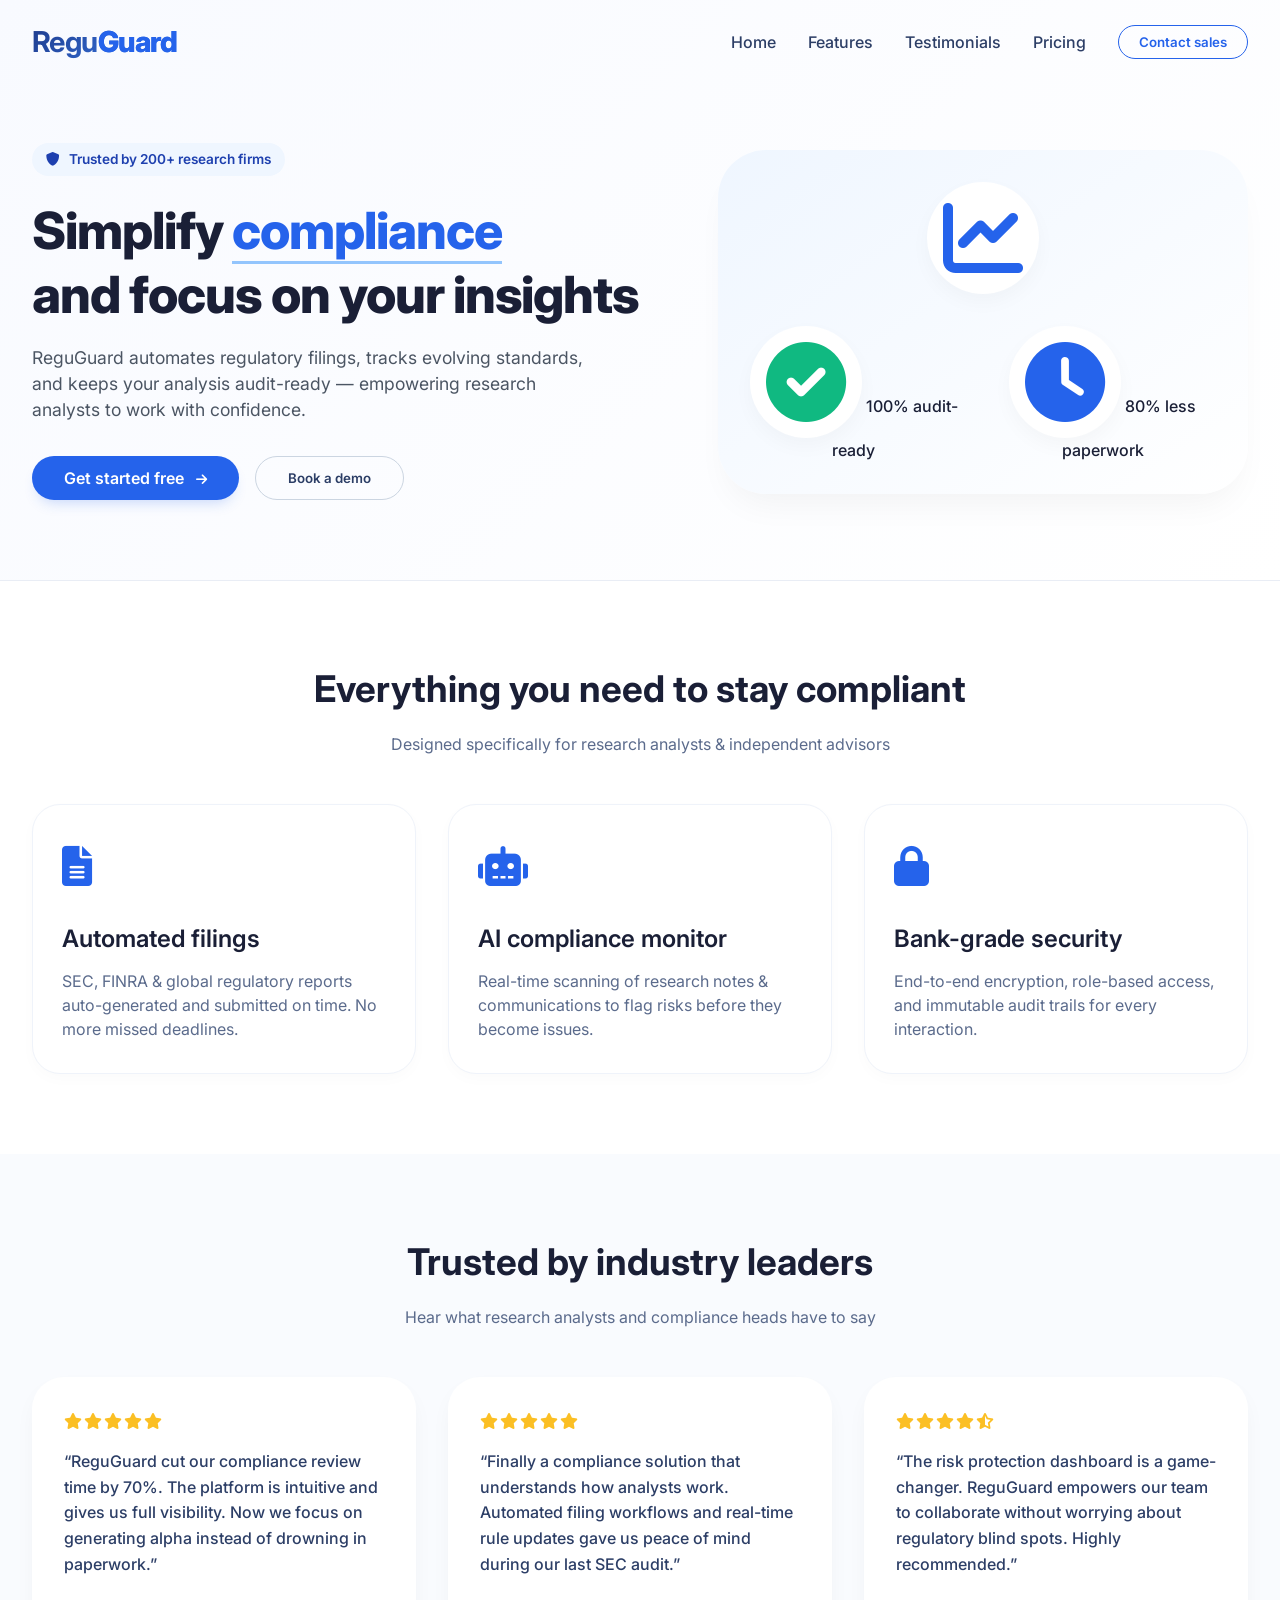
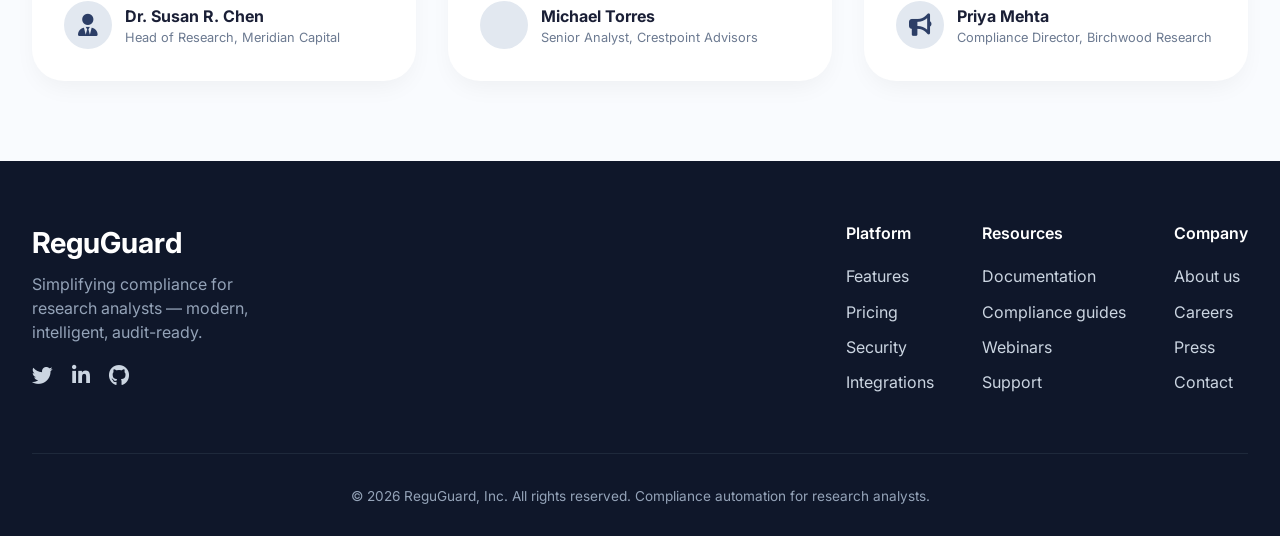
<file: Task2/index.html>
<!doctype html>
<html lang="en">
  <head>
    <meta charset="UTF-8" />
    <meta
      name="viewport"
      content="width=device-width, initial-scale=1.0, viewport-fit=cover"
    />
    <title>ReguGuard | Smart Compliance for Research Analysts</title>
    <!-- Google Fonts + Font Awesome 6 (Free CDN) -->
    <link
      href="https://fonts.googleapis.com/css2?family=Inter:opsz,wght@14..32,300;14..32,400;14..32,500;14..32,600;14..32,700&display=swap"
      rel="stylesheet"
    />
    <link
      rel="stylesheet"
      href="https://cdnjs.cloudflare.com/ajax/libs/font-awesome/6.0.0-beta3/css/all.min.css"
    />
    <style>
      * {
        margin: 0;
        padding: 0;
        box-sizing: border-box;
      }

      body {
        font-family: "Inter", sans-serif;
        background-color: #ffffff;
        color: #1a1f36;
        line-height: 1.5;
        scroll-behavior: smooth;
      }

      /* container utility */
      .container {
        max-width: 1280px;
        margin: 0 auto;
        padding: 0 32px;
      }

      /* ========== HEADER SECTION (navbar + hero) ========== */
      .site-header {
        background: linear-gradient(135deg, #f8faff 0%, #ffffff 100%);
        border-bottom: 1px solid #e9edf5;
      }

      /* navbar - flexbox layout */
      .navbar {
        display: flex;
        justify-content: space-between;
        align-items: center;
        padding: 20px 0;
        flex-wrap: wrap;
        gap: 20px;
      }

      .logo {
        font-size: 1.8rem;
        font-weight: 700;
        letter-spacing: -0.02em;
        background: linear-gradient(135deg, #1e3a8a, #3b82f6);
        -webkit-background-clip: text;
        background-clip: text;
        color: transparent;
      }
      .logo span {
        font-weight: 800;
        background: none;
        -webkit-background-clip: unset;
        background-clip: unset;
        color: #2563eb;
      }

      .nav-links {
        display: flex;
        gap: 2rem;
        align-items: center;
        flex-wrap: wrap;
      }

      .nav-links a {
        text-decoration: none;
        font-weight: 500;
        color: #2c3e66;
        transition: color 0.2s ease;
      }

      .nav-links a:hover {
        color: #2563eb;
      }

      .btn-outline {
        border: 1.5px solid #2563eb;
        background: transparent;
        padding: 8px 20px;
        border-radius: 40px;
        font-weight: 600;
        color: #2563eb;
        transition: all 0.2s;
        cursor: pointer;
      }

      .btn-outline:hover {
        background: #2563eb;
        color: white;
      }

      /* Hero section (inside header but distinct) */
      .hero {
        display: flex;
        align-items: center;
        gap: 4rem;
        padding: 60px 0 80px 0;
        flex-wrap: wrap;
      }

      .hero-content {
        flex: 1.2;
      }

      .hero-badge {
        display: inline-block;
        background: #eff6ff;
        color: #1e40af;
        padding: 6px 14px;
        border-radius: 30px;
        font-size: 0.85rem;
        font-weight: 600;
        margin-bottom: 1.5rem;
      }

      .hero-content h1 {
        font-size: 3.2rem;
        font-weight: 800;
        line-height: 1.2;
        letter-spacing: -0.02em;
        margin-bottom: 1.2rem;
      }

      .hero-highlight {
        color: #2563eb;
        border-bottom: 3px solid #93c5fd;
        display: inline-block;
      }

      .hero-description {
        font-size: 1.1rem;
        color: #4b5563;
        margin-bottom: 2rem;
        max-width: 90%;
      }

      .hero-buttons {
        display: flex;
        gap: 1rem;
        flex-wrap: wrap;
      }

      .btn-primary {
        background: #2563eb;
        color: white;
        border: none;
        padding: 12px 32px;
        border-radius: 40px;
        font-weight: 600;
        font-size: 1rem;
        cursor: pointer;
        transition: all 0.2s;
        box-shadow: 0 8px 14px -6px rgba(37, 99, 235, 0.25);
      }

      .btn-primary:hover {
        background: #1d4ed8;
        transform: translateY(-2px);
      }

      .btn-secondary {
        background: transparent;
        border: 1.5px solid #cbd5e1;
        padding: 12px 32px;
        border-radius: 40px;
        font-weight: 600;
        color: #2c3e66;
        cursor: pointer;
        transition: all 0.2s;
      }

      .btn-secondary:hover {
        border-color: #2563eb;
        background: #f8fafe;
      }

      .hero-visual {
        flex: 0.9;
        background: linear-gradient(145deg, #eff6ff, #ffffff);
        border-radius: 48px;
        padding: 2rem;
        text-align: center;
        box-shadow: 0 20px 35px -12px rgba(0, 0, 0, 0.05);
      }

      .hero-visual i {
        font-size: 5rem;
        color: #2563eb;
        background: white;
        padding: 1rem;
        border-radius: 60px;
        box-shadow: 0 8px 20px rgba(0, 0, 0, 0.03);
      }

      .hero-stats {
        display: flex;
        justify-content: center;
        gap: 2rem;
        margin-top: 2rem;
        font-weight: 500;
      }

      /* ========== FEATURE HIGHLIGHTS (grid layout) ========== */
      .features-section {
        padding: 80px 0;
        background: #ffffff;
      }

      .section-header {
        text-align: center;
        margin-bottom: 3rem;
      }

      .section-header h2 {
        font-size: 2.3rem;
        font-weight: 700;
        margin-bottom: 1rem;
      }

      .section-header p {
        color: #5b6b8c;
        max-width: 600px;
        margin: 0 auto;
      }

      .features-grid {
        display: grid;
        grid-template-columns: repeat(auto-fit, minmax(280px, 1fr));
        gap: 2rem;
      }

      .feature-card {
        background: #ffffff;
        padding: 2rem 1.8rem;
        border-radius: 28px;
        border: 1px solid #eff3fa;
        transition: all 0.25s ease;
        box-shadow: 0 5px 15px rgba(0, 0, 0, 0.02);
      }

      .feature-card:hover {
        transform: translateY(-6px);
        border-color: #c7dfff;
        box-shadow: 0 20px 30px -12px rgba(37, 99, 235, 0.12);
      }

      .feature-icon {
        font-size: 2.5rem;
        color: #2563eb;
        margin-bottom: 1.5rem;
      }

      .feature-card h3 {
        font-size: 1.5rem;
        font-weight: 600;
        margin-bottom: 0.75rem;
      }

      .feature-card p {
        color: #5b6b8c;
      }

      /* ========== TESTIMONIALS SECTION (grid/flex mix) ========== */
      .testimonials-section {
        background: #f9fbfe;
        padding: 80px 0;
      }

      .testimonials-grid {
        display: grid;
        grid-template-columns: repeat(auto-fit, minmax(300px, 1fr));
        gap: 2rem;
      }

      .testimonial-card {
        background: white;
        padding: 2rem;
        border-radius: 32px;
        box-shadow: 0 10px 25px -5px rgba(0, 0, 0, 0.05);
        transition: all 0.2s;
      }

      .testimonial-card:hover {
        box-shadow: 0 20px 30px -12px rgba(0, 0, 0, 0.1);
      }

      .stars {
        color: #fbbf24;
        margin-bottom: 1rem;
        letter-spacing: 2px;
      }

      .quote {
        font-size: 1rem;
        line-height: 1.6;
        color: #2c3e66;
        margin-bottom: 1.5rem;
        font-style: normal;
        font-weight: 500;
      }

      .testimonial-author {
        display: flex;
        align-items: center;
        gap: 0.8rem;
      }

      .author-avatar {
        width: 48px;
        height: 48px;
        background: #e2e8f0;
        border-radius: 50%;
        display: flex;
        align-items: center;
        justify-content: center;
        color: #2c3e66;
        font-size: 1.4rem;
      }

      .author-info h4 {
        font-weight: 700;
        font-size: 1rem;
      }

      .author-info p {
        font-size: 0.8rem;
        color: #6c7a91;
      }

      /* ========== FOOTER SECTION ========== */
      .site-footer {
        background: #0f172a;
        color: #e2e8f0;
        padding: 60px 0 30px;
      }

      .footer-grid {
        display: flex;
        flex-wrap: wrap;
        justify-content: space-between;
        gap: 2.5rem;
        margin-bottom: 3rem;
      }

      .footer-brand {
        flex: 1.5;
        min-width: 200px;
      }

      .footer-brand h3 {
        font-size: 1.8rem;
        color: white;
        margin-bottom: 0.5rem;
      }

      .footer-brand p {
        color: #94a3b8;
        max-width: 260px;
      }

      .footer-links {
        display: flex;
        flex-wrap: wrap;
        gap: 3rem;
        flex: 2;
        justify-content: flex-end;
      }

      .links-column h4 {
        color: white;
        margin-bottom: 1.2rem;
        font-weight: 600;
      }

      .links-column a {
        display: block;
        color: #cbd5e1;
        text-decoration: none;
        margin-bottom: 0.7rem;
        transition: color 0.2s;
      }

      .links-column a:hover {
        color: #60a5fa;
      }

      .social-icons {
        display: flex;
        gap: 1.2rem;
        margin-top: 1rem;
      }

      .social-icons a {
        color: #cbd5e1;
        font-size: 1.3rem;
        transition: 0.2s;
      }

      .social-icons a:hover {
        color: white;
        transform: scale(1.05);
      }

      .footer-bottom {
        text-align: center;
        padding-top: 2rem;
        border-top: 1px solid #1e293b;
        font-size: 0.85rem;
        color: #94a3b8;
      }

      /* ========== RESPONSIVE ========== */
      @media (max-width: 1024px) {
        .container {
          padding: 0 24px;
        }
        .hero-content h1 {
          font-size: 2.8rem;
        }
        .hero-description {
          max-width: 100%;
        }
      }

      @media (max-width: 768px) {
        .navbar {
          flex-direction: column;
          align-items: flex-start;
        }
        .nav-links {
          width: 100%;
          justify-content: space-between;
          gap: 1rem;
          flex-wrap: wrap;
        }
        .hero {
          flex-direction: column;
          text-align: center;
          gap: 2rem;
          padding: 40px 0 60px;
        }
        .hero-content h1 {
          font-size: 2.2rem;
        }
        .hero-description {
          margin-left: auto;
          margin-right: auto;
        }
        .hero-buttons {
          justify-content: center;
        }
        .hero-visual {
          width: 100%;
        }
        .section-header h2 {
          font-size: 1.9rem;
        }
        .features-grid,
        .testimonials-grid {
          gap: 1.5rem;
        }
        .footer-grid {
          flex-direction: column;
        }
        .footer-links {
          justify-content: flex-start;
        }
      }

      @media (max-width: 480px) {
        .container {
          padding: 0 20px;
        }
        .hero-content h1 {
          font-size: 1.9rem;
        }
        .btn-primary,
        .btn-secondary {
          padding: 10px 24px;
          font-size: 0.9rem;
        }
        .feature-card {
          padding: 1.5rem;
        }
        .testimonial-card {
          padding: 1.5rem;
        }
      }

      /* ensures smooth interactions */
      button {
        font-family: inherit;
        cursor: pointer;
      }
      a {
        text-decoration: none;
      }
    </style>
  </head>
  <body>
    <!-- ========== HEADER SECTION (navigation + hero) ========== -->
    <header class="site-header">
      <div class="container">
        <!-- navigation (flexbox) -->
        <div class="navbar">
          <div class="logo">Regu<span>Guard</span></div>
          <div class="nav-links">
            <a href="#">Home</a>
            <a href="#">Features</a>
            <a href="#">Testimonials</a>
            <a href="#">Pricing</a>
            <button class="btn-outline">Contact sales</button>
          </div>
        </div>

        <!-- hero area (still part of header) -->
        <div class="hero">
          <div class="hero-content">
            <span class="hero-badge"
              ><i class="fas fa-shield-alt" style="margin-right: 6px"></i>
              Trusted by 200+ research firms</span
            >
            <h1>
              Simplify <span class="hero-highlight">compliance</span><br />
              and focus on your insights
            </h1>
            <p class="hero-description">
              ReguGuard automates regulatory filings, tracks evolving standards,
              and keeps your analysis audit-ready — empowering research analysts
              to work with confidence.
            </p>
            <div class="hero-buttons">
              <button class="btn-primary">
                Get started free
                <i
                  class="fas fa-arrow-right"
                  style="margin-left: 8px; font-size: 0.8rem"
                ></i>
              </button>
              <button class="btn-secondary">Book a demo</button>
            </div>
          </div>
          <div class="hero-visual">
            <i class="fas fa-chart-line"></i>
            <div class="hero-stats">
              <div>
                <i class="fas fa-check-circle" style="color: #10b981"></i> 100%
                audit-ready
              </div>
              <div>
                <i class="fas fa-clock" style="color: #2563eb"></i> 80% less
                paperwork
              </div>
            </div>
          </div>
        </div>
      </div>
    </header>

    <!-- ========== FEATURE HIGHLIGHTS SECTION (CSS GRID) ========== -->
    <section class="features-section">
      <div class="container">
        <div class="section-header">
          <h2>Everything you need to stay compliant</h2>
          <p>
            Designed specifically for research analysts & independent advisors
          </p>
        </div>
        <div class="features-grid">
          <div class="feature-card">
            <div class="feature-icon"><i class="fas fa-file-alt"></i></div>
            <h3>Automated filings</h3>
            <p>
              SEC, FINRA & global regulatory reports auto-generated and
              submitted on time. No more missed deadlines.
            </p>
          </div>
          <div class="feature-card">
            <div class="feature-icon"><i class="fas fa-robot"></i></div>
            <h3>AI compliance monitor</h3>
            <p>
              Real-time scanning of research notes & communications to flag
              risks before they become issues.
            </p>
          </div>
          <div class="feature-card">
            <div class="feature-icon"><i class="fas fa-lock"></i></div>
            <h3>Bank-grade security</h3>
            <p>
              End-to-end encryption, role-based access, and immutable audit
              trails for every interaction.
            </p>
          </div>
        </div>
      </div>
    </section>

    <!-- ========== TESTIMONIALS SECTION (CSS GRID + flex inner) ========== -->
    <section class="testimonials-section">
      <div class="container">
        <div class="section-header">
          <h2>Trusted by industry leaders</h2>
          <p>Hear what research analysts and compliance heads have to say</p>
        </div>
        <div class="testimonials-grid">
          <div class="testimonial-card">
            <div class="stars">
              <i class="fas fa-star"></i><i class="fas fa-star"></i
              ><i class="fas fa-star"></i><i class="fas fa-star"></i
              ><i class="fas fa-star"></i>
            </div>
            <p class="quote">
              “ReguGuard cut our compliance review time by 70%. The platform is
              intuitive and gives us full visibility. Now we focus on generating
              alpha instead of drowning in paperwork.”
            </p>
            <div class="testimonial-author">
              <div class="author-avatar"><i class="fas fa-user-tie"></i></div>
              <div class="author-info">
                <h4>Dr. Susan R. Chen</h4>
                <p>Head of Research, Meridian Capital</p>
              </div>
            </div>
          </div>
          <div class="testimonial-card">
            <div class="stars">
              <i class="fas fa-star"></i><i class="fas fa-star"></i
              ><i class="fas fa-star"></i><i class="fas fa-star"></i
              ><i class="fas fa-star"></i>
            </div>
            <p class="quote">
              “Finally a compliance solution that understands how analysts work.
              Automated filing workflows and real-time rule updates gave us
              peace of mind during our last SEC audit.”
            </p>
            <div class="testimonial-author">
              <div class="author-avatar">
                <i class="fas fa-chart-simple"></i>
              </div>
              <div class="author-info">
                <h4>Michael Torres</h4>
                <p>Senior Analyst, Crestpoint Advisors</p>
              </div>
            </div>
          </div>
          <div class="testimonial-card">
            <div class="stars">
              <i class="fas fa-star"></i><i class="fas fa-star"></i
              ><i class="fas fa-star"></i><i class="fas fa-star"></i
              ><i class="fas fa-star-half-alt"></i>
            </div>
            <p class="quote">
              “The risk protection dashboard is a game-changer. ReguGuard
              empowers our team to collaborate without worrying about regulatory
              blind spots. Highly recommended.”
            </p>
            <div class="testimonial-author">
              <div class="author-avatar"><i class="fas fa-bullhorn"></i></div>
              <div class="author-info">
                <h4>Priya Mehta</h4>
                <p>Compliance Director, Birchwood Research</p>
              </div>
            </div>
          </div>
        </div>
      </div>
    </section>

    <!-- ========== FOOTER SECTION ========== -->
    <footer class="site-footer">
      <div class="container">
        <div class="footer-grid">
          <div class="footer-brand">
            <h3>ReguGuard</h3>
            <p>
              Simplifying compliance for research analysts — modern,
              intelligent, audit-ready.
            </p>
            <div class="social-icons">
              <a href="#" aria-label="Twitter"
                ><i class="fab fa-twitter"></i
              ></a>
              <a href="#" aria-label="LinkedIn"
                ><i class="fab fa-linkedin-in"></i
              ></a>
              <a href="#" aria-label="GitHub"><i class="fab fa-github"></i></a>
            </div>
          </div>
          <div class="footer-links">
            <div class="links-column">
              <h4>Platform</h4>
              <a href="#">Features</a>
              <a href="#">Pricing</a>
              <a href="#">Security</a>
              <a href="#">Integrations</a>
            </div>
            <div class="links-column">
              <h4>Resources</h4>
              <a href="#">Documentation</a>
              <a href="#">Compliance guides</a>
              <a href="#">Webinars</a>
              <a href="#">Support</a>
            </div>
            <div class="links-column">
              <h4>Company</h4>
              <a href="#">About us</a>
              <a href="#">Careers</a>
              <a href="#">Press</a>
              <a href="#">Contact</a>
            </div>
          </div>
        </div>
        <div class="footer-bottom">
          <p>
            &copy; 2026 ReguGuard, Inc. All rights reserved. Compliance
            automation for research analysts.
          </p>
        </div>
      </div>
    </footer>
  </body>
</html>
</file>
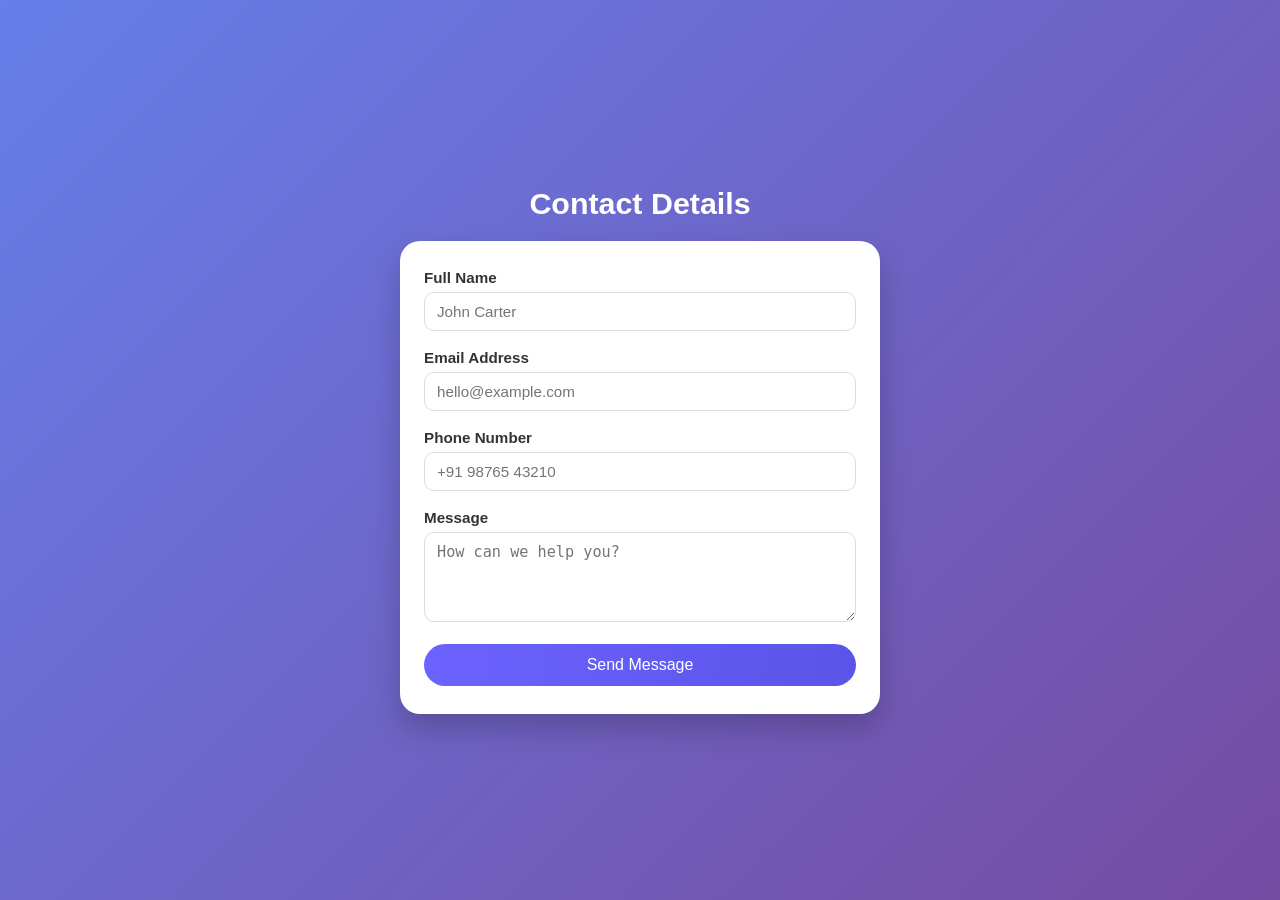
<file: Task4/index.html>
<!doctype html>
<html lang="en">
  <head>
    <meta charset="UTF-8" />
    <meta name="viewport" content="width=device-width, initial-scale=1.0" />
    <title>Contact Form | Get in Touch</title>

    <style>
      * {
        margin: 0;
        padding: 0;
        box-sizing: border-box;
      }

      body {
        font-family: Arial, Helvetica, sans-serif;
        background: linear-gradient(135deg, #667eea, #764ba2);
        min-height: 100vh;
        display: flex;
        justify-content: center;
        align-items: center;
        padding: 20px;
      }

      /* Wrapper for better control */
      .container {
        width: 100%;
        max-width: 480px; /* 🔥 Reduced width for better proportion */
      }

      h1 {
        color: white;
        text-align: center;
        margin-bottom: 20px;
        font-size: 1.9rem;
      }

      form {
        background: white;
        border-radius: 20px; /* 🔥 reduced from 32px */
        padding: 28px 24px; /* 🔥 reduced padding */
        box-shadow: 0 15px 30px rgba(0, 0, 0, 0.2);
      }

      .form-group {
        margin-bottom: 18px; /* 🔥 tighter spacing */
      }

      label {
        display: block;
        font-weight: 600;
        margin-bottom: 6px;
        font-size: 0.95rem;
        color: #333;
      }

      input,
      textarea {
        width: 100%;
        padding: 10px 12px; /* 🔥 reduced height */
        font-size: 0.95rem;
        border: 1.5px solid #ddd;
        border-radius: 10px; /* 🔥 reduced */
        transition: 0.2s;
      }

      input:focus,
      textarea:focus {
        outline: none;
        border-color: #6c63ff;
        box-shadow: 0 0 0 2px rgba(108, 99, 255, 0.2);
      }

      textarea {
        resize: vertical;
        min-height: 90px; /* 🔥 reduced height */
      }

      button {
        width: 100%;
        padding: 12px;
        font-size: 1rem;
        border: none;
        border-radius: 25px;
        background: linear-gradient(95deg, #6c63ff, #5a54e8);
        color: white;
        cursor: pointer;
        transition: 0.3s;
      }

      button:hover {
        transform: translateY(-1px);
        box-shadow: 0 5px 15px rgba(0, 0, 0, 0.2);
      }

      /* Responsive */
      @media (max-width: 500px) {
        .container {
          max-width: 100%;
        }

        form {
          padding: 20px;
        }
      }
    </style>
  </head>

  <body>
    <div class="container">
      <h1>Contact Details</h1>

      <form onsubmit="return validateForm();" novalidate>
        <div class="form-group">
          <label for="name">Full Name</label>
          <input type="text" id="name" placeholder="John Carter" />
        </div>

        <div class="form-group">
          <label for="email">Email Address</label>
          <input type="email" id="email" placeholder="hello@example.com" />
        </div>

        <div class="form-group">
          <label for="phone">Phone Number</label>
          <input type="tel" id="phone" placeholder="+91 98765 43210" />
        </div>

        <div class="form-group">
          <label for="msg">Message</label>
          <textarea id="msg" placeholder="How can we help you?"></textarea>
        </div>

        <button type="submit">Send Message</button>
      </form>
    </div>

    <script>
      function validateForm() {
        let name = document.getElementById("name").value.trim();
        let email = document.getElementById("email").value.trim();
        let phone = document.getElementById("phone").value.trim();
        let msg = document.getElementById("msg").value.trim();

        let emailPattern = /^[^\s@]+@([^\s@]+\.)+[a-zA-Z]{2,}$/;

        if (!name) {
          alert("Enter your full name");
          return false;
        }

        if (!email || !emailPattern.test(email)) {
          alert("Enter valid email");
          return false;
        }

        if (!phone) {
          alert("Enter phone number");
          return false;
        }

        if (!msg) {
          alert("Enter message");
          return false;
        }

        alert("Form submitted successfully!");
        return true;
      }
    </script>
  </body>
</html>
</file>
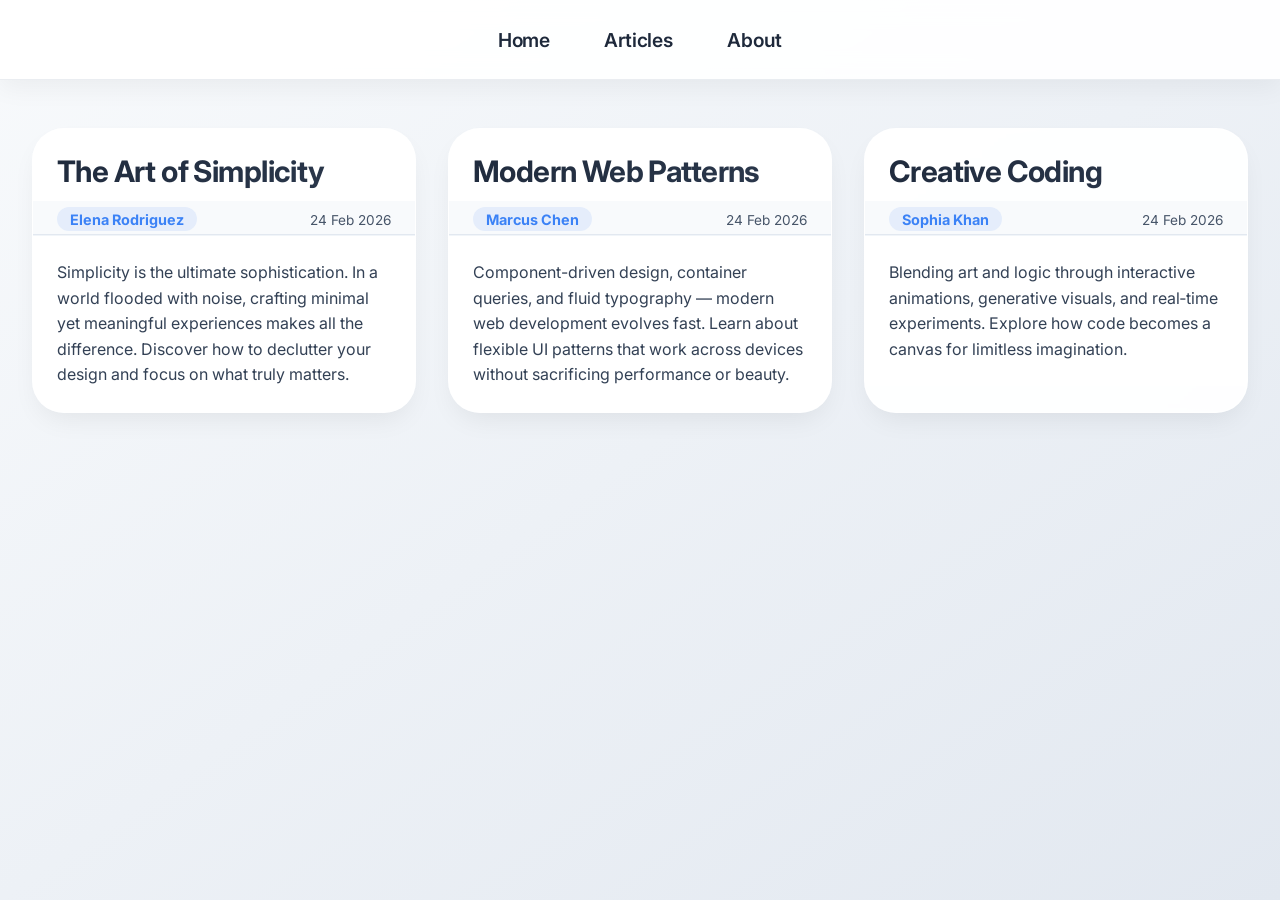
<file: Task5/index.html>
<!doctype html>
<html lang="en">
  <head>
    <meta charset="UTF-8" />
    <meta
      name="viewport"
      content="width=device-width, initial-scale=1.0, viewport-fit=cover"
    />
    <title>Blog | Modern Articles</title>
    <link
      href="https://fonts.googleapis.com/css2?family=Inter:opsz,wght@14..32,300;14..32,400;14..32,600;14..32,700;14..32,800&display=swap"
      rel="stylesheet"
    />
    <style>
      * {
        margin: 0;
        padding: 0;
        box-sizing: border-box;
      }

      body {
        font-family: "Inter", sans-serif;
        background: linear-gradient(145deg, #f8fafc 0%, #e2e8f0 100%);
        min-height: 100vh;
        color: #0f172a;
      }

      /* modern navigation */
      #nav {
        background: rgba(255, 255, 255, 0.92);
        backdrop-filter: blur(12px);
        box-shadow: 0 8px 24px rgba(0, 0, 0, 0.05);
        height: 80px;
        display: flex;
        align-items: center;
        justify-content: center;
        gap: 3rem;
        position: sticky;
        top: 0;
        z-index: 100;
        border-bottom: 1px solid rgba(148, 163, 184, 0.2);
      }

      #nav a {
        font-size: 1.2rem;
        font-weight: 600;
        text-decoration: none;
        color: #1e293b;
        padding: 0.5rem 0.2rem;
        transition: all 0.2s ease;
        letter-spacing: -0.2px;
        position: relative;
      }

      #nav a::after {
        content: "";
        position: absolute;
        bottom: -4px;
        left: 0;
        width: 0;
        height: 2.5px;
        background: linear-gradient(90deg, #3b82f6, #8b5cf6);
        transition: width 0.25s ease;
        border-radius: 2px;
      }

      #nav a:hover {
        color: #0f172a;
      }

      #nav a:hover::after {
        width: 100%;
      }

      /* responsive container */
      #container {
        max-width: 1280px;
        margin: 0 auto;
        padding: 3rem 2rem;
        display: grid;
        grid-template-columns: repeat(auto-fill, minmax(340px, 1fr));
        gap: 2rem;
      }

      /* modern card design */
      .post {
        background: rgba(255, 255, 255, 0.95);
        backdrop-filter: blur(2px);
        border-radius: 2rem;
        overflow: hidden;
        transition: all 0.35s cubic-bezier(0.2, 0, 0, 1);
        border: 1px solid rgba(255, 255, 255, 0.5);
        box-shadow: 0 12px 28px -8px rgba(0, 0, 0, 0.08);
      }

      .post:hover {
        transform: translateY(-8px);
        box-shadow: 0 24px 40px -12px rgba(0, 0, 0, 0.2);
        border-color: rgba(59, 130, 246, 0.3);
        background: white;
      }

      .post h3 {
        font-size: 1.85rem;
        font-weight: 700;
        letter-spacing: -0.02em;
        padding: 1.5rem 1.5rem 0.75rem 1.5rem;
        background: linear-gradient(135deg, #1e293b, #2d3a4e);
        background-clip: text;
        -webkit-background-clip: text;
        color: transparent;
        margin: 0;
      }

      .post div {
        display: flex;
        justify-content: space-between;
        align-items: baseline;
        padding: 0.4rem 1.5rem 0.2rem 1.5rem;
        background: rgba(241, 245, 249, 0.5);
        border-bottom: 1px solid #e2e8f0;
        font-size: 0.9rem;
      }

      .post div b {
        font-weight: 700;
        color: #3b82f6;
        background: rgba(59, 130, 246, 0.1);
        padding: 0.2rem 0.8rem;
        border-radius: 30px;
      }

      .post div i {
        color: #475569;
        font-style: normal;
        font-size: 0.85rem;
      }

      .post p {
        padding: 1.5rem;
        line-height: 1.6;
        color: #334155;
        font-weight: 400;
        background: #ffffff;
        margin: 0;
        border-top: 1px solid #f1f5f9;
      }

      /* responsiveness */
      @media (max-width: 780px) {
        #container {
          padding: 2rem 1.5rem;
          gap: 1.5rem;
          grid-template-columns: repeat(auto-fill, minmax(300px, 1fr));
        }
        .post h3 {
          font-size: 1.6rem;
          padding: 1.2rem 1.2rem 0.5rem 1.2rem;
        }
        .post div {
          padding: 0.2rem 1.2rem;
        }
        .post p {
          padding: 1.2rem;
        }
      }

      @media (max-width: 640px) {
        #nav {
          gap: 1.8rem;
          height: 70px;
        }
        #nav a {
          font-size: 1rem;
        }
        #container {
          grid-template-columns: 1fr;
          padding: 1.5rem;
        }
        .post {
          max-width: 100%;
        }
        .post h3 {
          font-size: 1.5rem;
        }
      }

      @media (max-width: 480px) {
        body {
          background: linear-gradient(145deg, #f1f5f9, #e2e8f0);
        }
        #nav {
          gap: 1rem;
          padding: 0 1rem;
        }
        .post div b,
        .post div i {
          font-size: 0.8rem;
        }
      }
    </style>
  </head>
  <body>
    <div id="nav">
      <a href="#">Home</a>
      <a href="#">Articles</a>
      <a href="#">About</a>
    </div>

    <div id="container">
      <div class="post">
        <h3>The Art of Simplicity</h3>
        <div>
          <b>Elena Rodriguez</b>
          <i>24 Feb 2026</i>
        </div>
        <p>
          Simplicity is the ultimate sophistication. In a world flooded with
          noise, crafting minimal yet meaningful experiences makes all the
          difference. Discover how to declutter your design and focus on what
          truly matters.
        </p>
      </div>
      <div class="post">
        <h3>Modern Web Patterns</h3>
        <div>
          <b>Marcus Chen</b>
          <i>24 Feb 2026</i>
        </div>
        <p>
          Component-driven design, container queries, and fluid typography —
          modern web development evolves fast. Learn about flexible UI patterns
          that work across devices without sacrificing performance or beauty.
        </p>
      </div>
      <div class="post">
        <h3>Creative Coding</h3>
        <div>
          <b>Sophia Khan</b>
          <i>24 Feb 2026</i>
        </div>
        <p>
          Blending art and logic through interactive animations, generative
          visuals, and real‑time experiments. Explore how code becomes a canvas
          for limitless imagination.
        </p>
      </div>
    </div>
  </body>
</html>
</file>
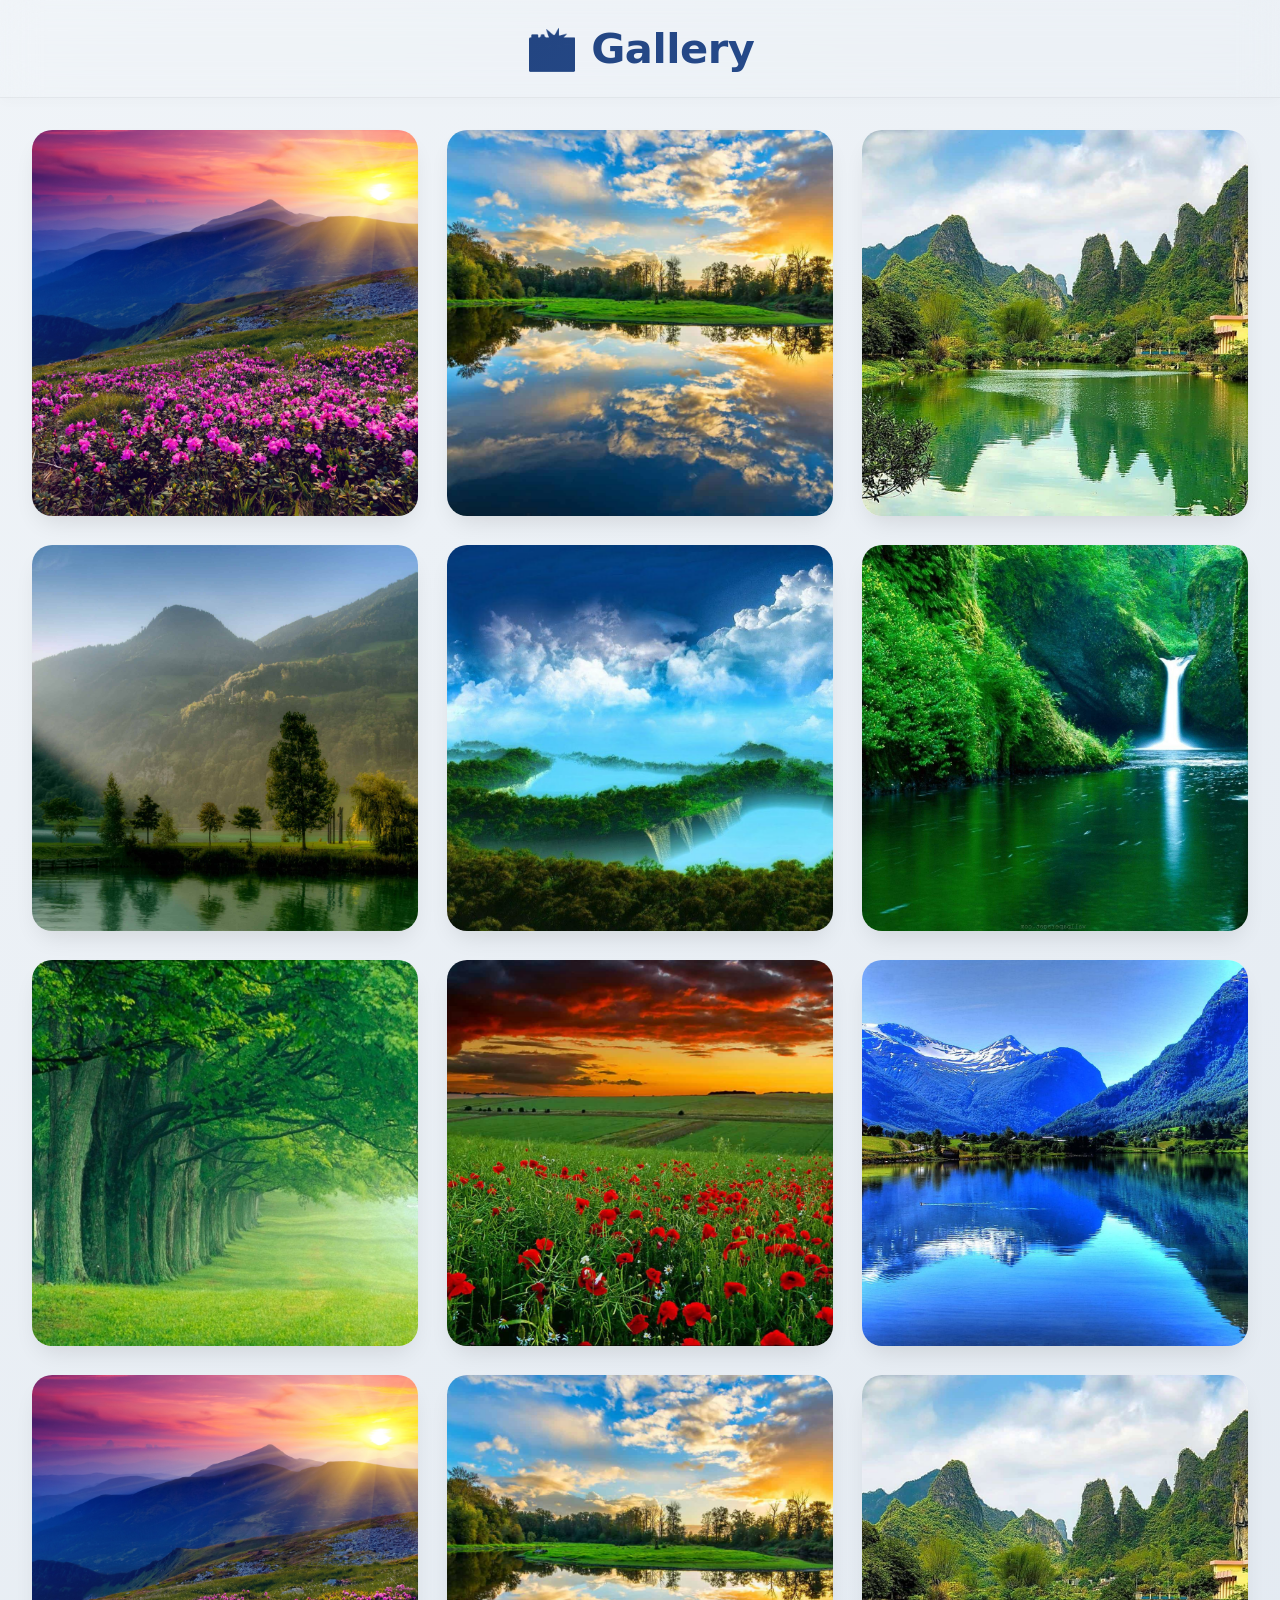
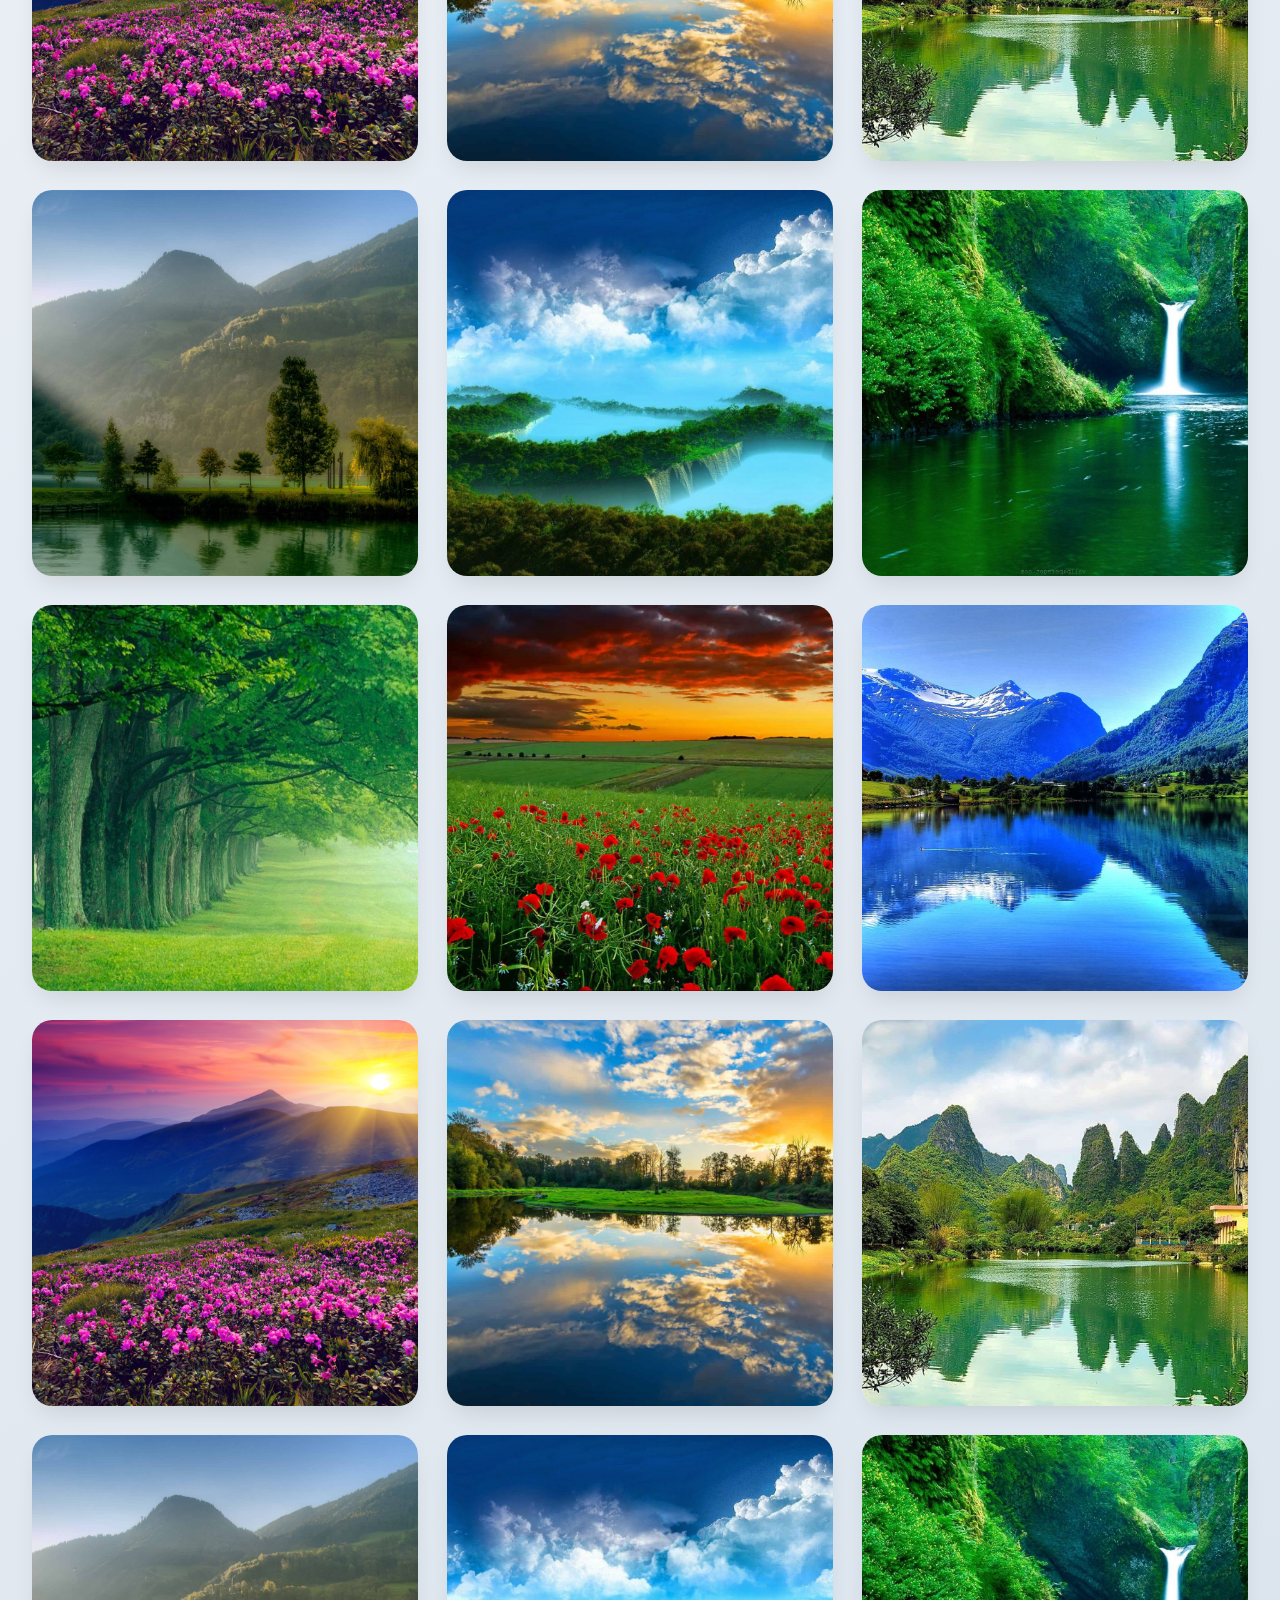
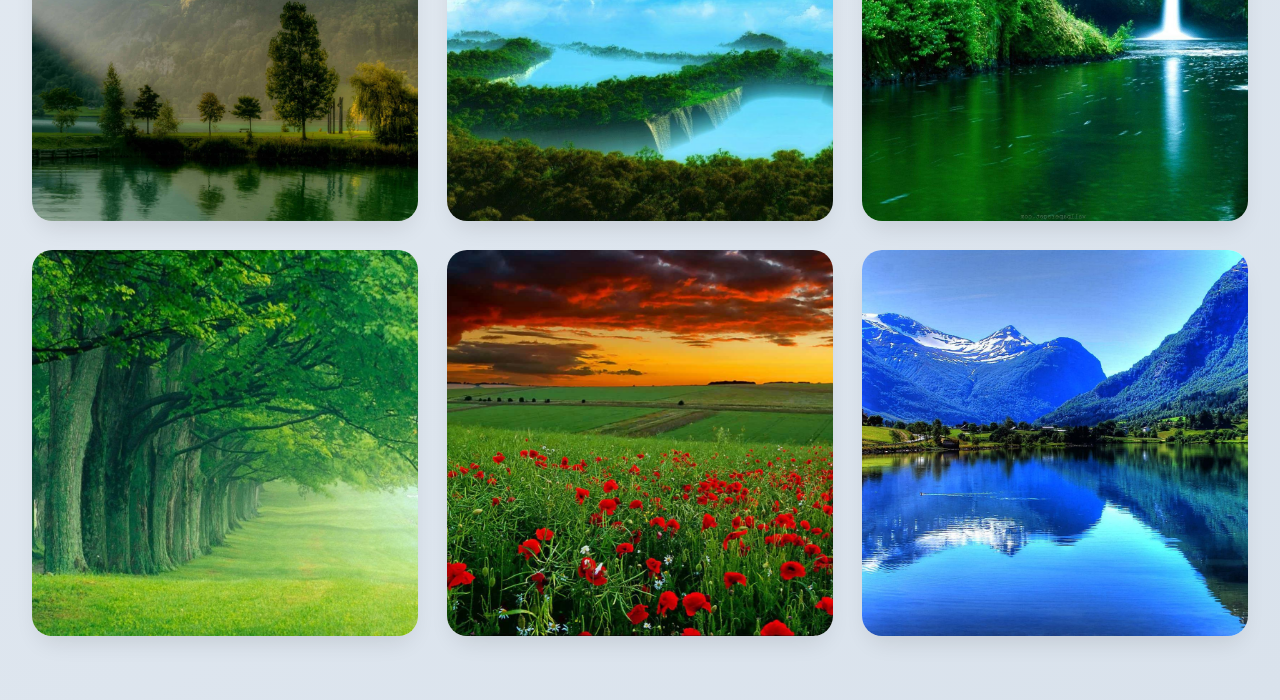
<file: Task6/index.html>
<!doctype html>
<html lang="en">
  <head>
    <meta charset="UTF-8" />
    <meta
      name="viewport"
      content="width=device-width, initial-scale=1.0, viewport-fit=cover"
    />
    <title>Photo Gallery | Stunning Collection</title>
    <style>
      * {
        margin: 0;
        padding: 0;
        box-sizing: border-box;
      }

      body {
        background: linear-gradient(145deg, #f0f4f8 0%, #d9e2ec 100%);
        font-family:
          "Segoe UI",
          system-ui,
          -apple-system,
          BlinkMacSystemFont,
          "Roboto",
          sans-serif;
        padding-bottom: 3rem;
      }

      h1 {
        text-align: center;
        font-size: 2.6rem;
        font-weight: 700;
        background: linear-gradient(135deg, #1e3c72, #2a5298);
        background-clip: text;
        -webkit-background-clip: text;
        color: transparent;
        letter-spacing: -0.5px;
        padding: 1.5rem 0;
        margin-bottom: 1rem;
        position: sticky;
        top: 0;
        backdrop-filter: blur(18px);
        background-color: rgba(255, 255, 255, 0.85);
        z-index: 10;
        border-bottom: 1px solid rgba(0, 0, 0, 0.05);
        box-shadow: 0 4px 12px rgba(0, 0, 0, 0.02);
      }

      .container {
        max-width: 1400px;
        margin: 0 auto;
        padding: 1rem 2rem;
        display: grid;
        grid-template-columns: repeat(auto-fill, minmax(300px, 1fr));
        gap: 1.8rem;
      }

      .image {
        background: #fff;
        border-radius: 1.25rem;
        overflow: hidden;
        box-shadow: 0 12px 24px -8px rgba(0, 0, 0, 0.12);
        transition: all 0.3s ease;
        cursor: pointer;
        aspect-ratio: 1 / 1;
      }

      .image:hover {
        transform: translateY(-8px);
        box-shadow: 0 20px 30px -12px rgba(0, 0, 0, 0.25);
      }

      .image img {
        width: 100%;
        height: 100%;
        object-fit: cover;
        display: block;
        transition: transform 0.4s cubic-bezier(0.2, 0.9, 0.4, 1.1);
      }

      .image:hover img {
        transform: scale(1.05);
      }

      @media (max-width: 768px) {
        .container {
          grid-template-columns: repeat(auto-fill, minmax(260px, 1fr));
          gap: 1.2rem;
          padding: 1rem 1.5rem;
        }
        h1 {
          font-size: 2rem;
          padding: 1rem 0;
        }
      }

      @media (max-width: 560px) {
        .container {
          grid-template-columns: 1fr;
          gap: 1rem;
          padding: 0.8rem 1rem;
        }
        .image {
          aspect-ratio: 4 / 3;
        }
        h1 {
          font-size: 1.7rem;
        }
      }

      @media (max-width: 375px) {
        .container {
          gap: 0.9rem;
        }
        .image {
          border-radius: 1rem;
        }
      }
    </style>
  </head>
  <body>
    <h1>📸 Gallery</h1>
    <div class="container">
      <div class="image">
        <img src="./images/n1.jpg" alt="Gallery image 1" />
      </div>
      <div class="image">
        <img src="./images/n2.jpg" alt="Gallery image 2" />
      </div>
      <div class="image">
        <img src="./images/n3.jpg" alt="Gallery image 3" />
      </div>
      <div class="image">
        <img src="./images/n4.jpg" alt="Gallery image 4" />
      </div>
      <div class="image">
        <img src="./images/n5.jpg" alt="Gallery image 5" />
      </div>
      <div class="image">
        <img src="./images/n6.jpg" alt="Gallery image 6" />
      </div>
      <div class="image">
        <img src="./images/n7.jpg" alt="Gallery image 7" />
      </div>
      <div class="image">
        <img src="./images/n8.jpg" alt="Gallery image 8" />
      </div>
      <div class="image">
        <img src="./images/n9.jpg" alt="Gallery image 9" />
      </div>
      <div class="image">
        <img src="./images/n1.jpg" alt="Gallery image 10" />
      </div>
      <div class="image">
        <img src="./images/n2.jpg" alt="Gallery image 11" />
      </div>
      <div class="image">
        <img src="./images/n3.jpg" alt="Gallery image 12" />
      </div>
      <div class="image">
        <img src="./images/n4.jpg" alt="Gallery image 13" />
      </div>
      <div class="image">
        <img src="./images/n5.jpg" alt="Gallery image 14" />
      </div>
      <div class="image">
        <img src="./images/n6.jpg" alt="Gallery image 15" />
      </div>
      <div class="image">
        <img src="./images/n7.jpg" alt="Gallery image 16" />
      </div>
      <div class="image">
        <img src="./images/n8.jpg" alt="Gallery image 17" />
      </div>
      <div class="image">
        <img src="./images/n9.jpg" alt="Gallery image 18" />
      </div>
      <div class="image">
        <img src="./images/n1.jpg" alt="Gallery image 19" />
      </div>
      <div class="image">
        <img src="./images/n2.jpg" alt="Gallery image 20" />
      </div>
      <div class="image">
        <img src="./images/n3.jpg" alt="Gallery image 21" />
      </div>
      <div class="image">
        <img src="./images/n4.jpg" alt="Gallery image 22" />
      </div>
      <div class="image">
        <img src="./images/n5.jpg" alt="Gallery image 23" />
      </div>
      <div class="image">
        <img src="./images/n6.jpg" alt="Gallery image 24" />
      </div>
      <div class="image">
        <img src="./images/n7.jpg" alt="Gallery image 25" />
      </div>
      <div class="image">
        <img src="./images/n8.jpg" alt="Gallery image 26" />
      </div>
      <div class="image">
        <img src="./images/n9.jpg" alt="Gallery image 27" />
      </div>
    </div>
  </body>
</html>
</file>
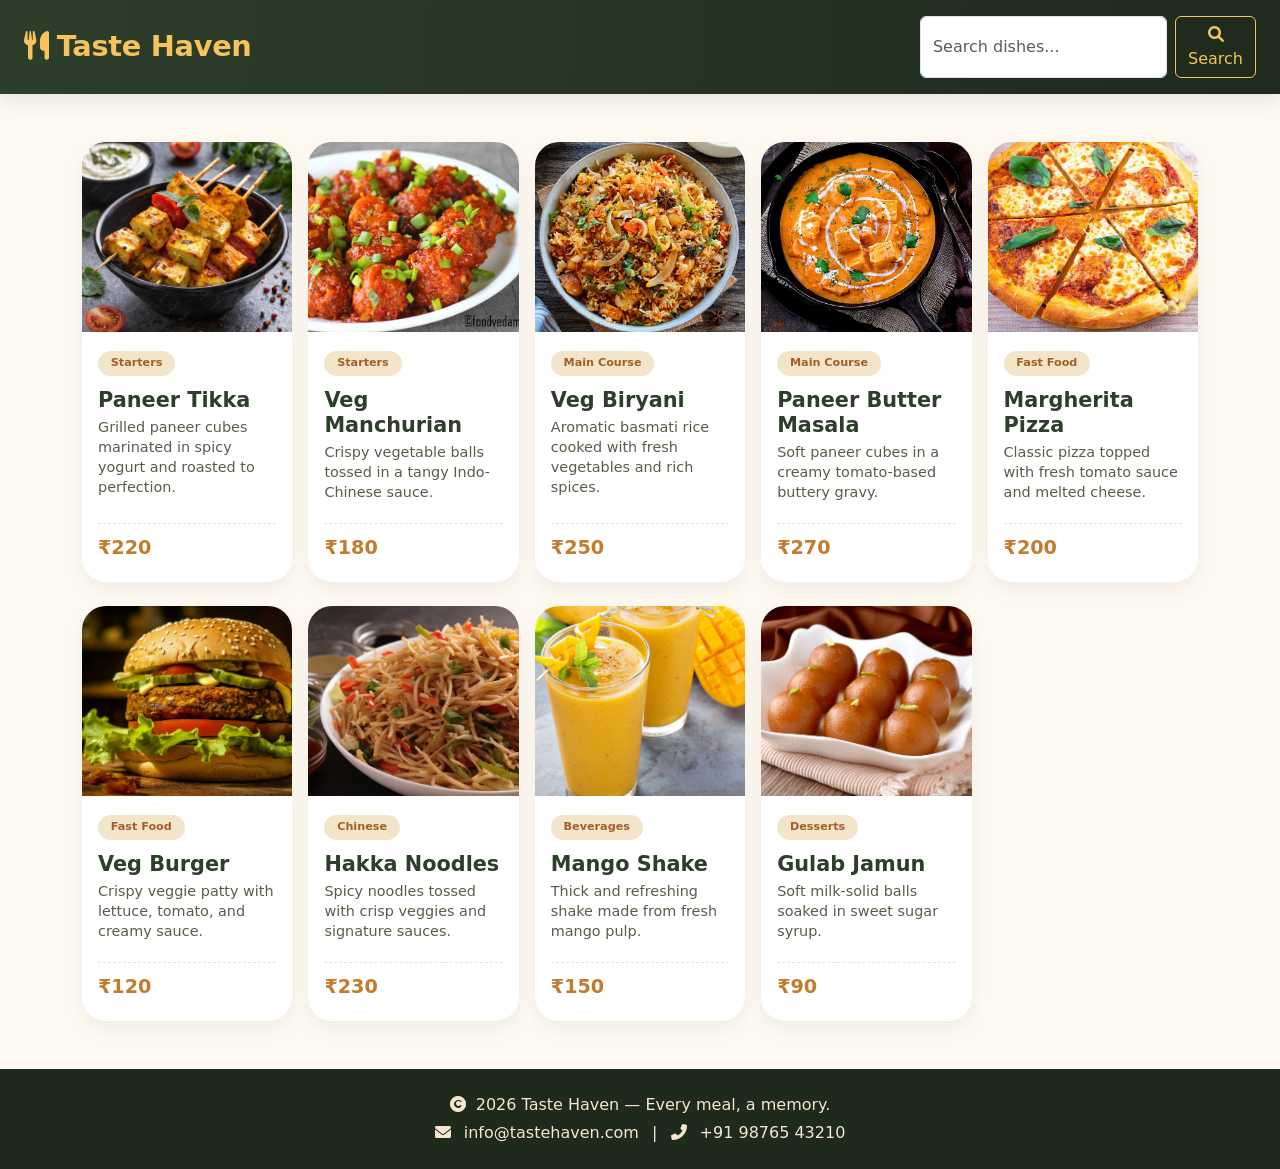
<file: Task7/index.html>
<!doctype html>
<html lang="en">
  <head>
    <meta charset="UTF-8" />
    <meta name="viewport" content="width=device-width, initial-scale=1.0" />
    <title>Taste Haven | Restaurant Menu</title>
    <link
      href="https://cdn.jsdelivr.net/npm/bootstrap@5.3.8/dist/css/bootstrap.min.css"
      rel="stylesheet"
    />
    <link
      rel="stylesheet"
      href="https://cdnjs.cloudflare.com/ajax/libs/font-awesome/6.0.0-beta3/css/all.min.css"
    />
    <style>
      body {
        background: #fef9f0;
        font-family:
          "Segoe UI",
          Roboto,
          system-ui,
          -apple-system,
          sans-serif;
      }

      .navbar {
        background: linear-gradient(95deg, #2d3e2b, #1e2a1c);
        box-shadow: 0 8px 20px rgba(0, 0, 0, 0.08);
      }

      .navbar-brand {
        font-size: 1.8rem;
        font-weight: 700;
        letter-spacing: -0.3px;
        color: #f7c35c !important;
      }

      .btn-outline-success {
        color: #f7c35c;
        border-color: #f7c35c;
      }

      .btn-outline-success:hover {
        background-color: #f7c35c;
        border-color: #f7c35c;
        color: #2d3e2b;
      }

      .card {
        border: none;
        border-radius: 1.5rem;
        overflow: hidden;
        transition: all 0.3s ease;
        background: white;
        box-shadow: 0 8px 18px rgba(0, 0, 0, 0.05);
        height: 100%;
        display: flex;
        flex-direction: column;
      }

      .card:hover {
        transform: translateY(-6px);
        box-shadow: 0 20px 28px -10px rgba(0, 0, 0, 0.2);
      }

      .card-img-top {
        height: 190px;
        object-fit: cover;
        width: 100%;
        transition: transform 0.4s ease;
      }

      .card:hover .card-img-top {
        transform: scale(1.02);
      }

      .card-body {
        padding: 1.2rem 1rem 1.2rem 1rem;
        flex-grow: 1;
        display: flex;
        flex-direction: column;
      }

      .card-title {
        font-weight: 700;
        font-size: 1.3rem;
        color: #2d3e2b;
        margin-bottom: 0.25rem;
      }

      .category-badge {
        display: inline-block;
        background: #f3e5c9;
        color: #a55d2a;
        font-size: 0.7rem;
        font-weight: 600;
        padding: 0.25rem 0.8rem;
        border-radius: 30px;
        margin-bottom: 0.75rem;
        width: fit-content;
      }

      .card-text {
        color: #5e5a4a;
        font-size: 0.9rem;
        line-height: 1.4;
        margin-bottom: 0.8rem;
        flex-grow: 1;
      }

      .price {
        font-weight: 800;
        color: #c27c2e;
        font-size: 1.2rem;
        margin-top: 0.5rem;
        border-top: 1px dashed #ece3d4;
        padding-top: 0.6rem;
      }

      footer {
        background: #1e2a1c;
        color: #f5e7cf;
      }

      footer a {
        color: #f7c35c;
        text-decoration: none;
      }

      footer a:hover {
        text-decoration: underline;
      }

      @media (max-width: 768px) {
        .navbar-brand {
          font-size: 1.4rem;
        }
        .card-img-top {
          height: 160px;
        }
        .card-title {
          font-size: 1.1rem;
        }
      }
    </style>
  </head>
  <body>
    <nav class="navbar navbar-expand-lg sticky-top">
      <div class="container-fluid py-2 px-4">
        <a class="navbar-brand" href="#">
          <i class="fas fa-utensils me-2"></i>Taste Haven
        </a>
        <form class="d-flex" role="search">
          <input
            class="form-control me-2"
            type="search"
            placeholder="Search dishes..."
            aria-label="Search"
          />
          <button class="btn btn-outline-success" type="submit">
            <i class="fas fa-search"></i> Search
          </button>
        </form>
      </div>
    </nav>

    <div class="container my-5">
      <div
        class="row row-cols-1 row-cols-sm-2 row-cols-md-3 row-cols-lg-4 row-cols-xl-5 gy-4 gx-3"
      >
        <div class="col">
          <div class="card h-100">
            <img
              src="./images/i0.jpg"
              class="card-img-top"
              alt="Paneer Tikka"
            />
            <div class="card-body">
              <span class="category-badge">Starters</span>
              <h5 class="card-title">Paneer Tikka</h5>
              <p class="card-text">
                Grilled paneer cubes marinated in spicy yogurt and roasted to
                perfection.
              </p>
              <div class="price">₹220</div>
            </div>
          </div>
        </div>

        <div class="col">
          <div class="card h-100">
            <img
              src="./images/i1.jpg"
              class="card-img-top"
              alt="Veg Manchurian"
            />
            <div class="card-body">
              <span class="category-badge">Starters</span>
              <h5 class="card-title">Veg Manchurian</h5>
              <p class="card-text">
                Crispy vegetable balls tossed in a tangy Indo-Chinese sauce.
              </p>
              <div class="price">₹180</div>
            </div>
          </div>
        </div>

        <div class="col">
          <div class="card h-100">
            <img src="./images/i2.jpg" class="card-img-top" alt="Veg Biryani" />
            <div class="card-body">
              <span class="category-badge">Main Course</span>
              <h5 class="card-title">Veg Biryani</h5>
              <p class="card-text">
                Aromatic basmati rice cooked with fresh vegetables and rich
                spices.
              </p>
              <div class="price">₹250</div>
            </div>
          </div>
        </div>

        <div class="col">
          <div class="card h-100">
            <img
              src="./images/i3.jpg"
              class="card-img-top"
              alt="Paneer Butter Masala"
            />
            <div class="card-body">
              <span class="category-badge">Main Course</span>
              <h5 class="card-title">Paneer Butter Masala</h5>
              <p class="card-text">
                Soft paneer cubes in a creamy tomato-based buttery gravy.
              </p>
              <div class="price">₹270</div>
            </div>
          </div>
        </div>

        <div class="col">
          <div class="card h-100">
            <img
              src="./images/i4.jpg"
              class="card-img-top"
              alt="Margherita Pizza"
            />
            <div class="card-body">
              <span class="category-badge">Fast Food</span>
              <h5 class="card-title">Margherita Pizza</h5>
              <p class="card-text">
                Classic pizza topped with fresh tomato sauce and melted cheese.
              </p>
              <div class="price">₹200</div>
            </div>
          </div>
        </div>

        <div class="col">
          <div class="card h-100">
            <img src="./images/i5.jpg" class="card-img-top" alt="Veg Burger" />
            <div class="card-body">
              <span class="category-badge">Fast Food</span>
              <h5 class="card-title">Veg Burger</h5>
              <p class="card-text">
                Crispy veggie patty with lettuce, tomato, and creamy sauce.
              </p>
              <div class="price">₹120</div>
            </div>
          </div>
        </div>

        <div class="col">
          <div class="card h-100">
            <img
              src="./images/i6.jpg"
              class="card-img-top"
              alt="Hakka Noodles"
            />
            <div class="card-body">
              <span class="category-badge">Chinese</span>
              <h5 class="card-title">Hakka Noodles</h5>
              <p class="card-text">
                Spicy noodles tossed with crisp veggies and signature sauces.
              </p>
              <div class="price">₹230</div>
            </div>
          </div>
        </div>

        <div class="col">
          <div class="card h-100">
            <img
              src="./images/i7.jpeg"
              class="card-img-top"
              alt="Mango Shake"
            />
            <div class="card-body">
              <span class="category-badge">Beverages</span>
              <h5 class="card-title">Mango Shake</h5>
              <p class="card-text">
                Thick and refreshing shake made from fresh mango pulp.
              </p>
              <div class="price">₹150</div>
            </div>
          </div>
        </div>

        <div class="col">
          <div class="card h-100">
            <img src="./images/i8.jpg" class="card-img-top" alt="Gulab Jamun" />
            <div class="card-body">
              <span class="category-badge">Desserts</span>
              <h5 class="card-title">Gulab Jamun</h5>
              <p class="card-text">
                Soft milk-solid balls soaked in sweet sugar syrup.
              </p>
              <div class="price">₹90</div>
            </div>
          </div>
        </div>
      </div>
    </div>

    <footer class="text-center py-4 mt-4">
      <div class="container">
        <p class="mb-1">
          <i class="fas fa-copyright me-1"></i> 2026 Taste Haven — Every meal, a
          memory.
        </p>
        <p class="mb-0">
          <i class="fas fa-envelope me-2"></i> info@tastehaven.com
          <span class="mx-2">|</span>
          <i class="fas fa-phone-alt me-2"></i> +91 98765 43210
        </p>
      </div>
    </footer>

    <script src="https://cdn.jsdelivr.net/npm/bootstrap@5.3.8/dist/js/bootstrap.bundle.min.js"></script>
  </body>
</html>
</file>
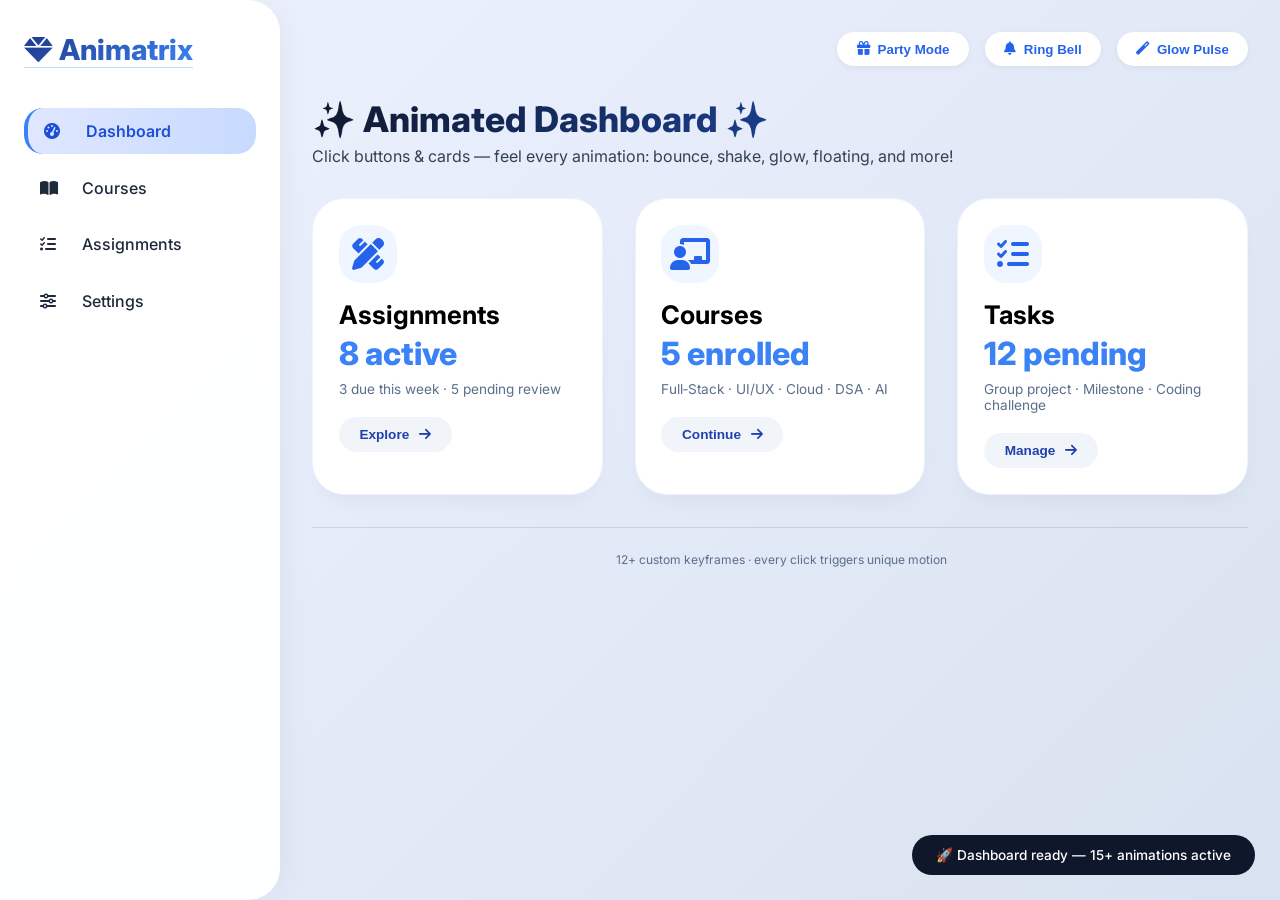
<file: Task8/index.html>
<!doctype html>
<html lang="en">
  <head>
    <meta charset="UTF-8" />
    <meta
      name="viewport"
      content="width=device-width, initial-scale=1.0, viewport-fit=cover"
    />
    <title>Animated Dashboard | Motion Studio</title>
    <link
      href="https://fonts.googleapis.com/css2?family=Inter:opsz,wght@14..32,300;400;500;600;700;800&display=swap"
      rel="stylesheet"
    />
    <link
      rel="stylesheet"
      href="https://cdnjs.cloudflare.com/ajax/libs/font-awesome/6.0.0-beta3/css/all.min.css"
    />
    <style>
      * {
        margin: 0;
        padding: 0;
        box-sizing: border-box;
      }

      body {
        font-family: "Inter", sans-serif;
        background: linear-gradient(135deg, #eef2ff 0%, #d9e2f0 100%);
        min-height: 100vh;
      }

      @keyframes slideInLeft {
        0% {
          transform: translateX(-100%);
          opacity: 0;
        }
        100% {
          transform: translateX(0);
          opacity: 1;
        }
      }

      @keyframes fadeSlideUp {
        0% {
          opacity: 0;
          transform: translateY(40px);
        }
        100% {
          opacity: 1;
          transform: translateY(0);
        }
      }

      @keyframes cardPop {
        0% {
          opacity: 0;
          transform: scale(0.92);
        }
        100% {
          opacity: 1;
          transform: scale(1);
        }
      }

      @keyframes pulseGlow {
        0% {
          box-shadow: 0 0 0 0 rgba(59, 130, 246, 0.5);
        }
        70% {
          box-shadow: 0 0 0 15px rgba(59, 130, 246, 0);
        }
        100% {
          box-shadow: 0 0 0 0 rgba(59, 130, 246, 0);
        }
      }

      @keyframes floatSoft {
        0% {
          transform: translateY(0px);
        }
        50% {
          transform: translateY(-10px);
        }
        100% {
          transform: translateY(0px);
        }
      }

      @keyframes spinSlow {
        from {
          transform: rotate(0deg);
        }
        to {
          transform: rotate(360deg);
        }
      }

      @keyframes btnRipple {
        0% {
          transform: scale(1);
          background: #2563eb;
        }
        50% {
          transform: scale(1.08);
          background: #1d4ed8;
          box-shadow: 0 0 0 6px rgba(37, 99, 235, 0.3);
        }
        100% {
          transform: scale(1);
          background: #2563eb;
        }
      }

      @keyframes bellShake {
        0% {
          transform: rotate(0deg);
        }
        25% {
          transform: rotate(15deg);
        }
        50% {
          transform: rotate(-12deg);
        }
        75% {
          transform: rotate(8deg);
        }
        100% {
          transform: rotate(0deg);
        }
      }

      @keyframes glowPulse {
        0% {
          text-shadow: 0 0 0px #3b82f6;
        }
        100% {
          text-shadow:
            0 0 12px #3b82f6,
            0 0 8px #60a5fa;
        }
      }

      @keyframes slideDown {
        0% {
          transform: translateY(-30px);
          opacity: 0;
        }
        100% {
          transform: translateY(0);
          opacity: 1;
        }
      }

      @keyframes wobble {
        0%,
        100% {
          transform: translateX(0%);
        }
        15% {
          transform: translateX(-8px);
        }
        30% {
          transform: translateX(6px);
        }
        45% {
          transform: translateX(-4px);
        }
        60% {
          transform: translateX(3px);
        }
        75% {
          transform: translateX(-2px);
        }
      }

      .dashboard {
        display: flex;
        min-height: 100vh;
      }

      .sidebar {
        width: 280px;
        background: rgba(255, 255, 255, 0.96);
        backdrop-filter: blur(8px);
        padding: 2rem 1.5rem;
        border-radius: 0 32px 32px 0;
        box-shadow: 8px 0 28px rgba(0, 0, 0, 0.04);
        animation: slideInLeft 0.6s cubic-bezier(0.2, 0.9, 0.4, 1.2) forwards;
      }

      .sidebar-header h2 {
        font-size: 1.8rem;
        font-weight: 800;
        background: linear-gradient(135deg, #1e3a8a, #3b82f6);
        -webkit-background-clip: text;
        background-clip: text;
        color: transparent;
        margin-bottom: 1.8rem;
        border-bottom: 1px solid rgba(59, 130, 246, 0.3);
        display: inline-block;
        animation: floatSoft 3s infinite ease-in-out;
      }

      .nav-menu {
        list-style: none;
      }
      .nav-menu li {
        margin: 0.7rem 0;
      }
      .nav-menu li a {
        display: flex;
        align-items: center;
        gap: 1rem;
        padding: 0.8rem 1rem;
        border-radius: 1.2rem;
        text-decoration: none;
        color: #1e293b;
        font-weight: 500;
        transition: all 0.25s ease;
      }
      .nav-menu li a i {
        width: 26px;
        transition: transform 0.2s;
      }
      .nav-menu li a:hover {
        background: #dbeafe;
        color: #2563eb;
        transform: translateX(6px);
      }
      .nav-menu li a:hover i {
        transform: scale(1.15) rotate(3deg);
      }
      .nav-menu li a.active {
        background: linear-gradient(95deg, #e0e7ff, #c7dafe);
        color: #1d4ed8;
        border-left: 4px solid #3b82f6;
        font-weight: 600;
      }

      .main-content {
        flex: 1;
        padding: 2rem 2rem;
      }

      .top-bar {
        display: flex;
        justify-content: flex-end;
        gap: 1rem;
        margin-bottom: 2rem;
        animation: slideDown 0.5s ease;
      }
      .action-btn {
        background: white;
        border: none;
        padding: 0.6rem 1.2rem;
        border-radius: 3rem;
        font-weight: 600;
        color: #2563eb;
        cursor: pointer;
        transition: all 0.2s;
        display: flex;
        align-items: center;
        gap: 0.5rem;
        box-shadow: 0 2px 6px rgba(0, 0, 0, 0.05);
      }
      .action-btn:hover {
        background: #2563eb;
        color: white;
        transform: translateY(-2px);
        box-shadow: 0 8px 18px -6px #2563eb;
      }

      .welcome {
        animation: fadeSlideUp 0.7s ease;
        margin-bottom: 2rem;
      }
      .welcome h1 {
        font-size: 2.2rem;
        font-weight: 800;
        background: linear-gradient(135deg, #0f172a, #2563eb);
        -webkit-background-clip: text;
        background-clip: text;
        color: transparent;
        animation: glowPulse 2s infinite alternate;
      }
      .welcome p {
        color: #334155;
        margin-top: 0.3rem;
      }

      .cards-grid {
        display: grid;
        grid-template-columns: repeat(auto-fit, minmax(290px, 1fr));
        gap: 2rem;
        margin: 2rem 0;
      }

      .card {
        background: white;
        border-radius: 2rem;
        padding: 1.6rem;
        transition: all 0.35s cubic-bezier(0.2, 0, 0, 1);
        box-shadow: 0 12px 24px -10px rgba(0, 0, 0, 0.06);
        border: 1px solid #eef2ff;
        animation: cardPop 0.5s ease backwards;
      }
      .card:nth-child(1) {
        animation-delay: 0.05s;
      }
      .card:nth-child(2) {
        animation-delay: 0.15s;
      }
      .card:nth-child(3) {
        animation-delay: 0.25s;
      }

      .card:hover {
        transform: translateY(-12px);
        box-shadow: 0 28px 36px -16px rgba(0, 0, 0, 0.2);
        border-color: #bfdbfe;
      }

      .card-icon {
        width: 58px;
        height: 58px;
        background: #eff6ff;
        border-radius: 1.4rem;
        display: flex;
        align-items: center;
        justify-content: center;
        margin-bottom: 1rem;
        transition: all 0.25s;
      }
      .card:hover .card-icon {
        background: #dbeafe;
        transform: rotate(6deg) scale(1.02);
      }
      .card-icon i {
        font-size: 2rem;
        color: #2563eb;
      }

      .card h3 {
        font-size: 1.6rem;
        font-weight: 700;
      }
      .stat-value {
        font-size: 2rem;
        font-weight: 800;
        color: #3b82f6;
        margin: 0.3rem 0;
      }
      .card-desc {
        color: #5b6e8c;
        font-size: 0.85rem;
        margin: 0.5rem 0 1.2rem;
      }

      .card-btn {
        background: #f1f5f9;
        border: none;
        padding: 0.65rem 1.3rem;
        border-radius: 3rem;
        font-weight: 600;
        font-size: 0.85rem;
        color: #1e40af;
        cursor: pointer;
        transition: all 0.2s ease;
        display: inline-flex;
        align-items: center;
        gap: 0.6rem;
      }
      .card-btn i {
        transition: transform 0.2s;
      }
      .card-btn:hover {
        background: #2563eb;
        color: white;
        transform: scale(1.03);
        box-shadow: 0 8px 16px -6px #2563eb;
      }
      .card-btn:hover i {
        transform: translateX(5px);
        color: white;
      }

      .toast {
        position: fixed;
        bottom: 25px;
        right: 25px;
        background: #0f172a;
        color: white;
        padding: 12px 24px;
        border-radius: 60px;
        font-size: 0.85rem;
        z-index: 1000;
        opacity: 0;
        transition: opacity 0.25s;
        pointer-events: none;
        backdrop-filter: blur(8px);
        font-weight: 500;
      }
      .toast.show {
        opacity: 1;
      }

      footer {
        text-align: center;
        font-size: 0.75rem;
        color: #5b6e8c;
        border-top: 1px solid rgba(100, 116, 139, 0.2);
        padding-top: 1.5rem;
        margin-top: 1.5rem;
      }

      @media (max-width: 780px) {
        .dashboard {
          flex-direction: column;
        }
        .sidebar {
          width: 100%;
          border-radius: 0 0 28px 28px;
          padding: 1rem;
        }
        .nav-menu {
          display: flex;
          flex-wrap: wrap;
          gap: 0.4rem;
        }
        .nav-menu li {
          margin: 0;
        }
        .main-content {
          padding: 1.5rem;
        }
        .welcome h1 {
          font-size: 1.6rem;
        }
        .top-bar {
          justify-content: center;
        }
      }
    </style>
  </head>
  <body>
    <div class="dashboard">
      <aside class="sidebar">
        <div class="sidebar-header">
          <h2><i class="fas fa-gem"></i> Animatrix</h2>
        </div>
        <ul class="nav-menu">
          <li>
            <a href="#" class="nav-item active" data-page="dashboard"
              ><i class="fas fa-tachometer-alt"></i> Dashboard</a
            >
          </li>
          <li>
            <a href="#" class="nav-item" data-page="courses"
              ><i class="fas fa-book-open"></i> Courses</a
            >
          </li>
          <li>
            <a href="#" class="nav-item" data-page="assignments"
              ><i class="fas fa-tasks"></i> Assignments</a
            >
          </li>
          <li>
            <a href="#" class="nav-item" data-page="settings"
              ><i class="fas fa-sliders-h"></i> Settings</a
            >
          </li>
        </ul>
      </aside>

      <main class="main-content">
        <div class="top-bar">
          <button id="celebrateBtn" class="action-btn">
            <i class="fas fa-gift"></i> Party Mode
          </button>
          <button id="ringBtn" class="action-btn">
            <i class="fas fa-bell"></i> Ring Bell
          </button>
          <button id="glowBtn" class="action-btn">
            <i class="fas fa-magic"></i> Glow Pulse
          </button>
        </div>

        <div class="welcome" id="welcomeBlock">
          <h1 id="mainHeading">✨ Animated Dashboard ✨</h1>
          <p id="subText">
            Click buttons & cards — feel every animation: bounce, shake, glow,
            floating, and more!
          </p>
        </div>

        <div class="cards-grid">
          <div class="card" data-card="assignments">
            <div class="card-icon"><i class="fas fa-pen-ruler"></i></div>
            <h3>Assignments</h3>
            <div class="stat-value">8 active</div>
            <div class="card-desc">3 due this week · 5 pending review</div>
            <button class="card-btn" data-action="assignments">
              Explore <i class="fas fa-arrow-right"></i>
            </button>
          </div>
          <div class="card" data-card="courses">
            <div class="card-icon"><i class="fas fa-chalkboard-user"></i></div>
            <h3>Courses</h3>
            <div class="stat-value">5 enrolled</div>
            <div class="card-desc">Full‑Stack · UI/UX · Cloud · DSA · AI</div>
            <button class="card-btn" data-action="courses">
              Continue <i class="fas fa-arrow-right"></i>
            </button>
          </div>
          <div class="card" data-card="tasks">
            <div class="card-icon"><i class="fas fa-list-check"></i></div>
            <h3>Tasks</h3>
            <div class="stat-value">12 pending</div>
            <div class="card-desc">
              Group project · Milestone · Coding challenge
            </div>
            <button class="card-btn" data-action="tasks">
              Manage <i class="fas fa-arrow-right"></i>
            </button>
          </div>
        </div>
        <footer>
          <i class="fas fa-waveform"></i> 12+ custom keyframes · every click
          triggers unique motion
        </footer>
      </main>
    </div>

    <div id="liveToast" class="toast">✨ Animation triggered!</div>

    <script>
      function showToast(msg) {
        const toast = document.getElementById("liveToast");
        toast.textContent = msg || "✨ Animation!";
        toast.classList.add("show");
        setTimeout(() => toast.classList.remove("show"), 1600);
      }

      function animateButton(btn) {
        btn.style.animation = "btnRipple 0.3s ease";
        setTimeout(() => (btn.style.animation = ""), 300);
      }

      const allCardBtns = document.querySelectorAll(".card-btn");
      allCardBtns.forEach((btn) => {
        btn.addEventListener("click", (e) => {
          e.preventDefault();
          animateButton(btn);
          const parentCard = btn.closest(".card");
          parentCard.style.animation = "wobble 0.45s ease";
          setTimeout(() => (parentCard.style.animation = ""), 450);
          const action = btn.getAttribute("data-action") || "item";
          showToast(`🎯 ${action} — card wobble + button bounce`);
        });
      });

      const celebrateBtn = document.getElementById("celebrateBtn");
      celebrateBtn.addEventListener("click", () => {
        const cards = document.querySelectorAll(".card");
        cards.forEach((card) => {
          card.style.transform = "scale(1.02)";
          card.style.boxShadow = "0 25px 35px -12px #2563eb80";
          setTimeout(() => {
            card.style.transform = "";
            card.style.boxShadow = "";
          }, 500);
        });
        const confettiDiv = document.createElement("div");
        confettiDiv.innerHTML = "🎉✨🎊";
        confettiDiv.style.position = "fixed";
        confettiDiv.style.top = "40%";
        confettiDiv.style.left = "50%";
        confettiDiv.style.transform = "translate(-50%, -50%)";
        confettiDiv.style.fontSize = "4rem";
        confettiDiv.style.pointerEvents = "none";
        confettiDiv.style.zIndex = "1000";
        confettiDiv.style.animation = "fadeSlideUp 0.7s ease-out forwards";
        document.body.appendChild(confettiDiv);
        setTimeout(() => confettiDiv.remove(), 800);
        showToast("🎊 Party mode! Cards glow & float");
      });

      const ringBtn = document.getElementById("ringBtn");
      ringBtn.addEventListener("click", () => {
        const bellIcon = ringBtn.querySelector("i");
        bellIcon.style.animation = "bellShake 0.5s ease";
        setTimeout(() => (bellIcon.style.animation = ""), 500);
        showToast("🔔 Bell rings + shake animation");
      });

      const glowBtn = document.getElementById("glowBtn");
      glowBtn.addEventListener("click", () => {
        const heading = document.getElementById("mainHeading");
        heading.style.animation = "glowPulse 0.6s 2";
        setTimeout(() => (heading.style.animation = ""), 1200);
        showToast("💡 Glow pulse on heading!");
      });

      const navItems = document.querySelectorAll(".nav-item");
      const mainHeading = document.getElementById("mainHeading");
      const subPara = document.getElementById("subText");
      navItems.forEach((item) => {
        item.addEventListener("click", (e) => {
          e.preventDefault();
          navItems.forEach((nav) => nav.classList.remove("active"));
          item.classList.add("active");
          const page = item.getAttribute("data-page");
          animateButton(item);
          item.style.transform = "scale(1.02)";
          setTimeout(() => (item.style.transform = ""), 200);
          if (page === "dashboard") {
            mainHeading.innerHTML = "📊 Animated Dashboard";
            subPara.innerHTML =
              "Click buttons & cards — feel every animation: bounce, shake, glow, floating, and more!";
          } else if (page === "courses") {
            mainHeading.innerHTML = "📚 My Courses · Interactive Learning";
            subPara.innerHTML =
              "Explore 5+ animated modules with smooth transitions.";
          } else if (page === "assignments") {
            mainHeading.innerHTML = "📝 Assignments · Task Tracker";
            subPara.innerHTML =
              "Stay ahead — 8 active tasks, 2 urgent pending.";
          } else {
            mainHeading.innerHTML = "⚙️ Settings · Customize Experience";
            subPara.innerHTML =
              "Adjust theme, notifications, and animation speed.";
          }
          showToast(`🔁 Switched to ${page} with slide animation`);
        });
      });

      const allCards = document.querySelectorAll(".card");
      allCards.forEach((card) => {
        card.addEventListener("mouseenter", () => {
          card.style.transition = "all 0.3s";
        });
      });

      window.addEventListener("load", () => {
        showToast("🚀 Dashboard ready — 15+ animations active");
        setInterval(() => {
          const floatIcons = document.querySelectorAll(".sidebar-header h2 i");
          if (floatIcons.length)
            floatIcons[0].style.animation = "floatSoft 2s infinite";
        }, 100);
      });
    </script>
  </body>
</html>
</file>
